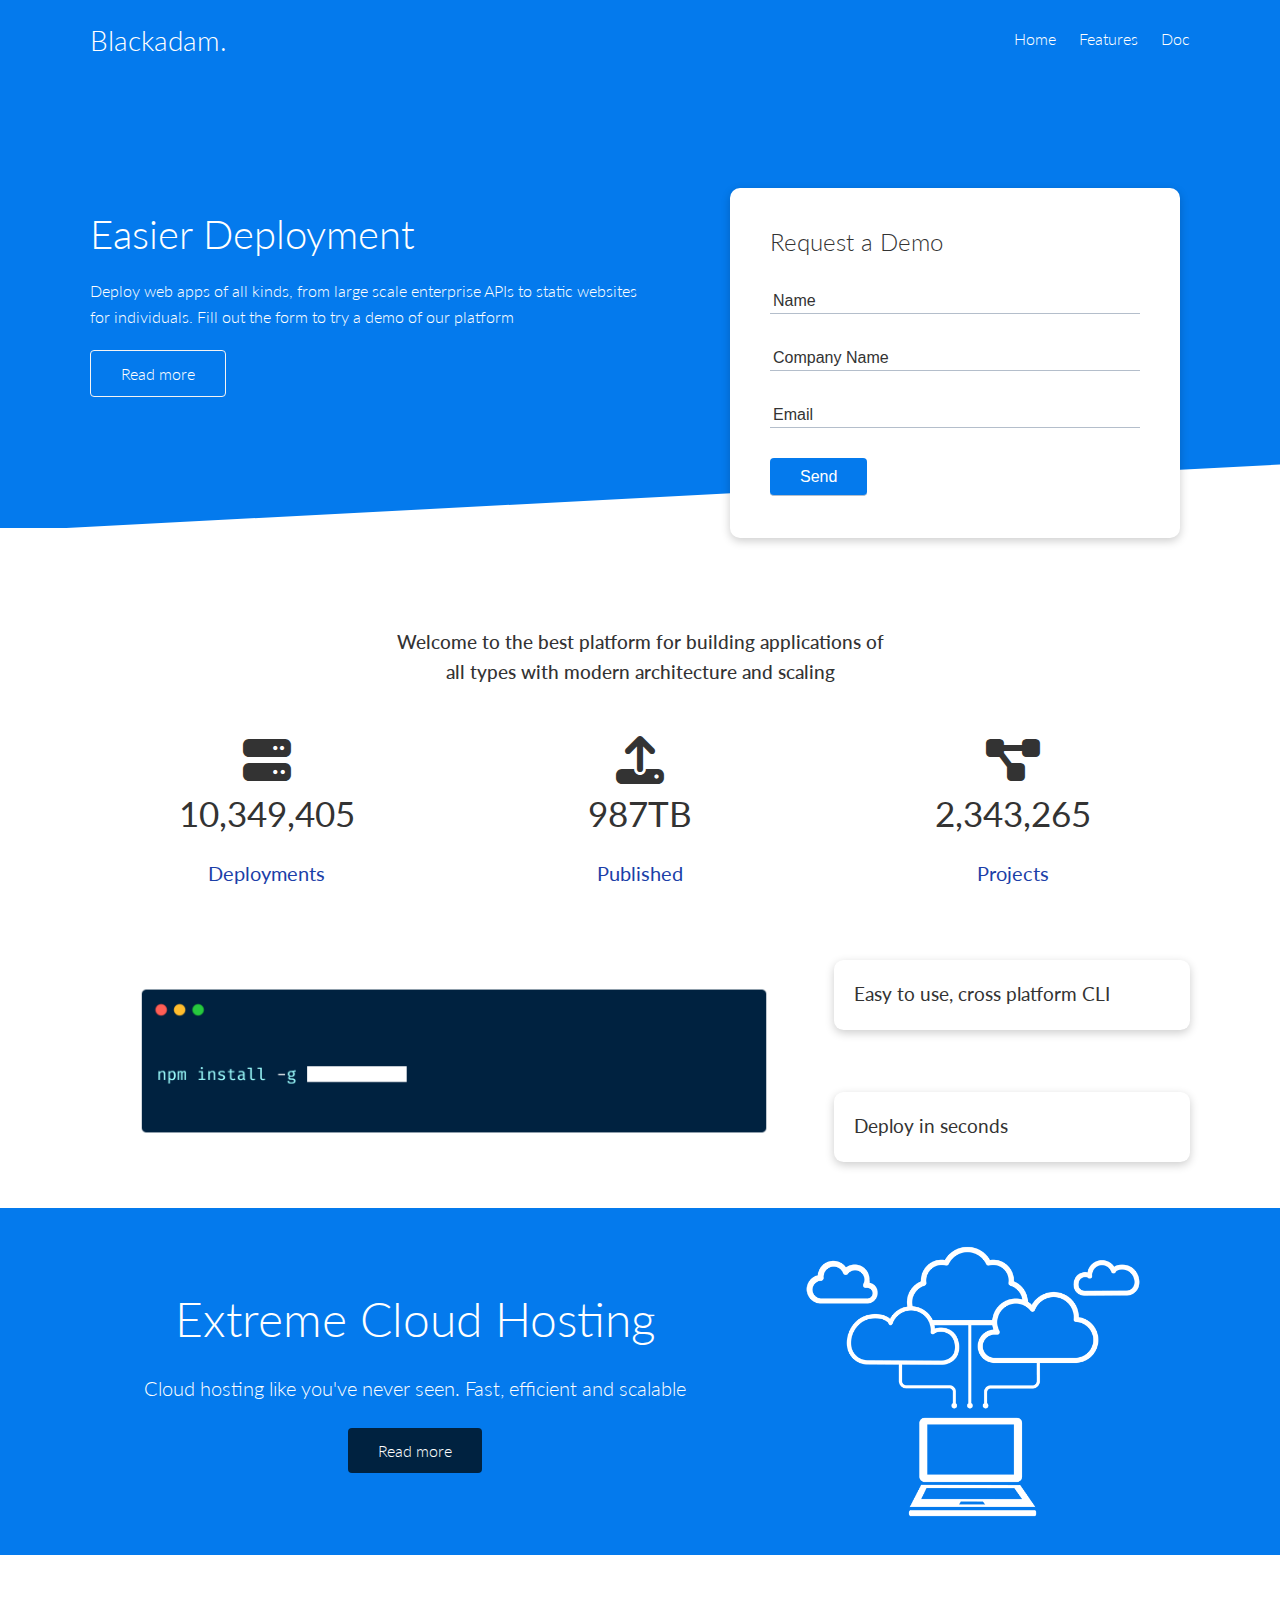
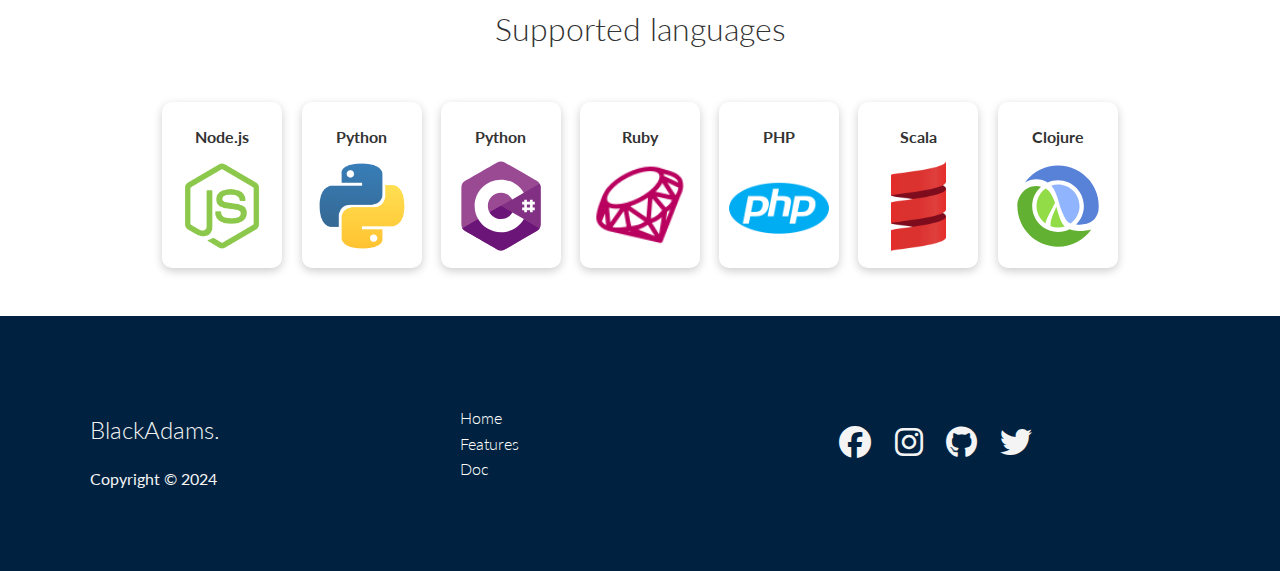
<file: index.html>
<!DOCTYPE html>
<html lang="en">
  <head>
    <meta charset="UTF-8" />
    <meta name="viewport" content="width=device-width, initial-scale=1.0" />
    <title>BlackAdams</title>
    <link
      rel="stylesheet"
      href="https://cdnjs.cloudflare.com/ajax/libs/font-awesome/6.6.0/css/all.min.css"
    />
    <link rel="stylesheet" href="style.css" />
  </head>
  <body>
    <!-- Header Section -->
    <header>
      <div class="container">
        <nav class="nav">
          <h1 class="logo">
            <a href="index.html">Blackadam.</a>
          </h1>
          <ul class="nav__list">
            <li class="nav__item"><a href="index.html" class="nav__link">Home</a></li>
            <li class="nav__item"><a href="features.html" class="nav__link">Features</a></li>
            <li class="nav__item"><a href="doc.html" class="nav__link">Doc</a></li>
          </ul>
        </nav>
      </div>
    </header>
    <main>
      <!-- Hero Section -->
      <section id="hero">
        <div class="container hero__container">
          <article class="hero__item hero__content">
            <h2 class="hero__title">Easier deployment</h2>
            <p class="hero__body">
              Deploy web apps of all kinds, from large scale enterprise APIs to
              static websites for individuals. Fill out the form to try a demo
              of our platform
            </p>
            <a class="btn btn__light">Read more</a>
          </article>
          <article class="hero__item form__card">
            <h2>Request a Demo</h2>
            <form class="form">
              <div class="form__group">
                <input type="text" placeholder="Name" name="name" required />
              </div>
              <div class="form__group">
                <input
                  type="text"
                  placeholder="Company Name"
                  name="name"
                  required
                />
              </div>
              <div class="form__group">
                <input type="email" placeholder="Email" name="email" required />
              </div>
              <div class="form__group">
                <input type="submit" value="Send" class="btn btn__primary" />
              </div>
            </form>
          </article>
        </div>
      </section>
      <!-- Statistics Section -->
      <section class="container statistics">
        <div class="statistics__header">
          <h3>
            Welcome to the best platform for building applications of all types
            with modern architecture and scaling
          </h3>
        </div>
        <div class="stat__info">
          <div class="stat__info-item">
            <i class="fa-solid fa-server fa-3x" aria-hidden="true"></i>
            <h3>10,349,405</h3>
            <p>Deployments</p>
          </div>
          <div class="stat__info-item">
            <i class="fa-solid fa-upload fa-3x" aria-hidden="true"></i>
            <h3>987TB</h3>
            <p>Published</p>
          </div>
          <div class="stat__info-item">
            <i class="fa-solid fa-project-diagram fa-3x" aria-hidden="true"></i>
            <h3>2,343,265</h3>
            <p>Projects</p>
          </div>
        </div>
      </section>
      <!-- Command Line Section -->
      <section class="container cmd">
        <img
          src="./img/cli.png"
          alt="Command line interface"
          class="cmd__img"
        />
        <div class="cmd__card">
          <h3>Easy to use, cross platform CLI</h3>
        </div>
        <div class="cmd__card">
          <h3>Deploy in seconds</h3>
        </div>
      </section>
      <!-- Hosting Section -->
      <section id="hosting">
        <div class="container hosting__wrapper">
          <article>
            <h2 class="hosting__title">Extreme Cloud Hosting</h2>
            <p>
              Cloud hosting like you've never seen. Fast, efficient and scalable
            </p>
            <a href="#" class="btn btn__secondary">Read more</a>
          </article>
          <img src="./img/cloud.png" alt="cloud computing" width="100%" />
        </div>
      </section>
      <!-- Supported Languages-->
      <section id="languages" class="container">
        <h3 class="language__title">Supported languages</h3>
        <div class="language__grid">
          <div class="card">
            <h4>Node.js</h4>
            <img src="./img/nodejs.png" alt="Nodejs Logo" />
          </div>
          <div class="card">
            <h4>Python</h4>
            <img src="./img/python.png" alt="Python Logo" />
          </div>
          <div class="card">
            <h4>Python</h4>
            <!-- <img src="./img/c#.svg" alt="Python Logo" /> -->
            <svg class="csharp" fill="none" height="2400" viewBox="204.925 153.577 757.617 860.543" width="2400" xmlns="http://www.w3.org/2000/svg"><path d="m962.541 407.983c0-14.237-3.034-27.074-9.336-37.811-6.068-10.736-15.171-19.605-27.307-26.607-100.829-58.117-201.891-116.233-302.72-174.35-27.308-15.638-53.449-15.171-80.523.7-40.145 23.574-241.336 138.873-301.086 173.65-24.741 14.237-36.644 36.177-36.644 64.652v351.033c0 14.004 3.034 26.374 8.869 37.111 6.069 10.97 15.405 20.306 27.775 27.541 59.984 34.777 260.941 149.843 301.086 173.65 27.074 15.868 53.448 16.568 80.523.7 100.829-58.35 201.891-116.233 302.72-174.35 12.603-7.235 21.706-16.338 27.774-27.541 5.835-10.737 8.869-23.107 8.869-37.111z" fill="#9a4993"/><path d="m584.667 582.333-371.34 213.794c6.069 10.97 15.405 20.306 27.775 27.542 59.984 34.776 260.941 149.842 301.086 173.649 27.074 15.872 53.449 16.572 80.523.7 100.829-58.35 201.891-116.233 302.72-174.349 12.603-7.236 21.706-16.338 27.774-27.542z" fill="#6a1577"/><path d="m474.735 645.584c21.707 37.811 62.318 63.252 108.765 63.252 46.913 0 87.758-25.674 109.231-63.952l-108.064-62.551z" fill="#6a1577"/><path d="m962.542 407.983c0-14.237-3.035-27.074-9.336-37.811l-368.539 212.161 369.005 213.795c5.835-10.737 8.87-23.107 8.87-37.111z" fill="#813084"/><g fill="#fff"><path d="m692.731 644.884c-21.472 38.044-62.317 63.952-109.231 63.952-46.68 0-87.291-25.441-108.764-63.252-10.503-18.438-16.572-39.444-16.572-62.084 0-69.32 56.016-125.336 125.336-125.336 46.213 0 86.592 25.207 108.298 62.551l109.464-63.018c-43.645-75.154-124.869-125.802-217.995-125.802-139.107 0-251.605 112.732-251.605 251.605 0 45.513 12.136 88.459 33.376 125.336 43.412 75.388 125.102 126.269 218.462 126.269 93.594 0 175.284-51.114 218.696-126.969zm138.406-120.901h-24.974v120.668h24.974zm55.316 0h-24.974v120.668h24.974z"/><path d="m906.759 544.289h-120.668v24.974h120.668zm0 55.082h-120.668v24.974h120.668z"/></g></svg>
          </div>
          <div class="card">
            <h4>Ruby</h4>
            <img src="./img/ruby.png" alt="Ruby Logo" />
          </div>
          <div class="card">
            <h4>PHP</h4>
            <img src="./img/php.png" alt="PHP Logo" />
          </div>
          <div class="card">
            <h4>Scala</h4>
            <img src="./img/scala-spiral.png" alt="scala-spiral Logo" />
          </div>
          <div class="card">
            <h4>Clojure</h4>
            <img src="./img/clojure.svg" alt="clojure Logo" />
          </div>
        </div>
      </section>
    </main>
    <footer>
      <div class="container footer__grid">
        <div class="footer__grid-item footer__header">
          <h2>BlackAdams.</h2>
          <p>Copyright &copy; 2024</p>
        </div>
        <div class="footer__grid-item">
          <ul>
            <li><a href="#" class="footer__link">Home</a></li>
            <li><a href="#" class="footer__link">Features</a></li>
            <li><a href="#" class="footer__link">Doc</a></li>
          </ul>
        </div>
        <div class="footer__grid-item footer__socials">
          <a href="#"><i class="fab fa-facebook fa-2x"></i></a>
          <a href="#"><i class="fab fa-instagram fa-2x"></i></a>
          <a href="#"><i class="fab fa-github fa-2x"></i></a>
          <a href="#"><i class="fab fa-twitter fa-2x"></i></a>
        </div>
      </div>
    </footer>
  </body>
</html>
</file>
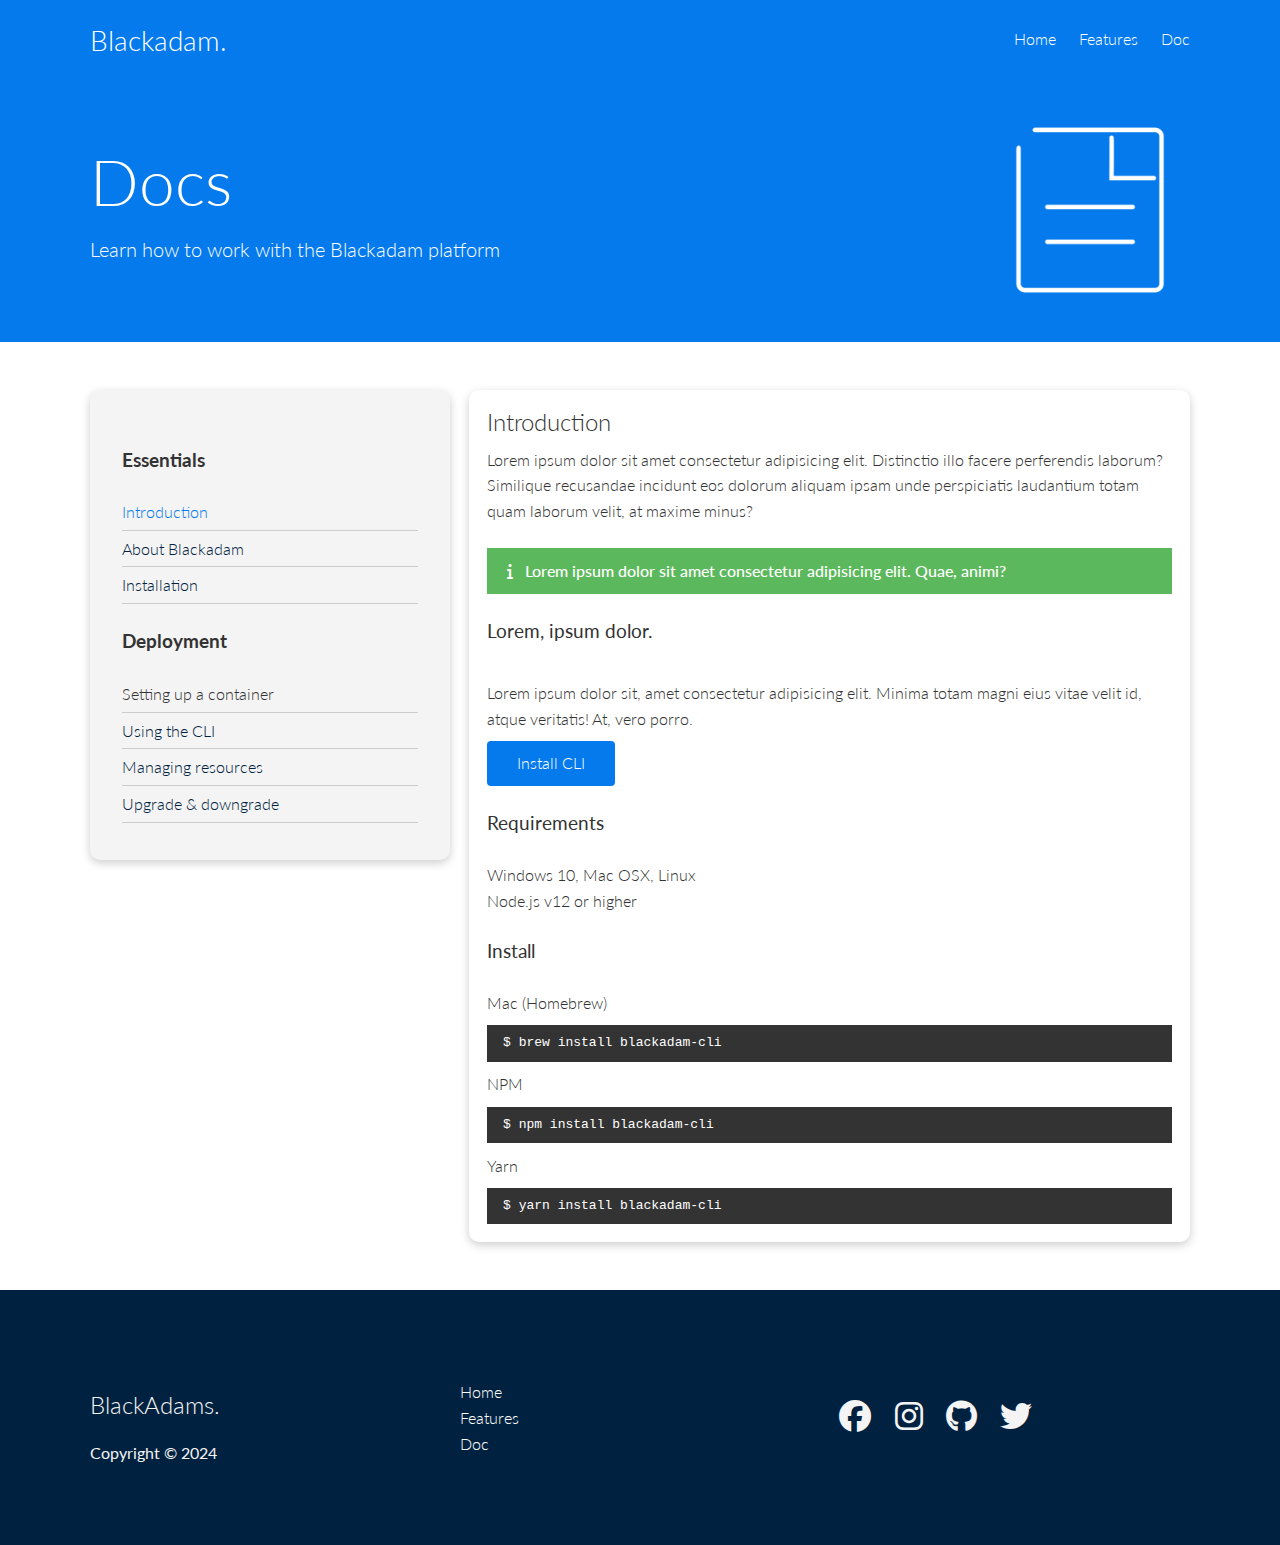
<file: doc.html>
<!DOCTYPE html>
<html lang="en">
  <head>
    <meta charset="UTF-8" />
    <meta name="viewport" content="width=device-width, initial-scale=1.0" />
    <title>BlackAdams</title>
    <link
      rel="stylesheet"
      href="https://cdnjs.cloudflare.com/ajax/libs/font-awesome/6.6.0/css/all.min.css"
    />
    <link rel="stylesheet" href="style.css" />
  </head>
  <body>
    <!-- Header Section -->
    <header>
      <div class="container">
        <nav class="nav">
          <h1 class="logo">
            <a href="index.html">Blackadam.</a>
          </h1>
          <ul class="nav__list">
            <li class="nav__item">
              <a href="index.html" class="nav__link">Home</a>
            </li>
            <li class="nav__item">
              <a href="features.html" class="nav__link">Features</a>
            </li>
            <li class="nav__item">
              <a href="doc.html" class="nav__link">Doc</a>
            </li>
          </ul>
        </nav>
      </div>
    </header>
    <main>
      <!-- Hero Section -->
      <section id="doc-hero">
        <div class="container doc__container">
          <div class="hero__content-feature">
            <h1 class="heading-1">Docs</h1>
            <p class="text-body">
              Learn how to work with the Blackadam platform
            </p>
          </div>
          <img src="img/docs.png" alt="server" class="doc__hero-img" />
        </div>
      </section>

      <!-- Docs -->
      <section id="doc" class="container">
        <div class="doc__item card">
          <div class="doc__item-list">
            <h3 class="my-1">Essentials</h3>
            <ul class="doc__list">
              <li class="doc__list-item">
                <a href="#" class="list__link text-dark text-primary"
                  >Introduction</a
                >
              </li>
              <li class="doc__list-item">
                <a href="#" class="list__link text-dark">About Blackadam</a>
              </li>
              <li class="doc__list-item">
                <a href="#" class="list__link text-dark">Installation</a>
              </li>
            </ul>
          </div>
          <div class="doc__item-list">
            <h3 class="my-1">Deployment</h3>
            <ul class="doc__list">
              <li class="doc__list-item">
                <a href="#" class="nav__link text-dark"
                  >Setting up a container</a
                >
              </li>
              <li class="doc__list-item">
                <a href="#" class="list__link text-dark">Using the CLI</a>
              </li>
              <li class="doc__list-item">
                <a href="#" class="list__link text-dark">Managing resources</a>
              </li>
              <li class="doc__list-item">
                <a href="#" class="list__link text-dark">Upgrade & downgrade</a>
              </li>
            </ul>
          </div>
        </div>
        <div class="doc__item card">
          <h2>Introduction</h2>
          <p class="text-body-light">
            Lorem ipsum dolor sit amet consectetur adipisicing elit. Distinctio
            illo facere perferendis laborum? Similique recusandae incidunt eos
            dolorum aliquam ipsam unde perspiciatis laudantium totam quam
            laborum velit, at maxime minus?
          </p>
          <div class="alert success">
            <i class="fas fa-info"></i>
            Lorem ipsum dolor sit amet consectetur adipisicing elit. Quae,
            animi?
          </div>
          <h3 class="heading-3 my-1">Lorem, ipsum dolor.</h3>
          <p class="text-body-light">
            Lorem ipsum dolor sit, amet consectetur adipisicing elit. Minima
            totam magni eius vitae velit id, atque veritatis! At, vero porro.
          </p>
          <a href="#" class="btn btn__primary">Install CLI</a>
          <h3 class="heading-3 my-1">Requirements</h3>
          <ul>
            <li class="fw-300">Windows 10, Mac OSX, Linux</li>
            <li class="fw-300">Node.js v12 or higher</li>
          </ul>
          <h3 class="heading-3 my-1">Install</h3>
          <div class="my-2">
            <p class="my-2 fw-300">Mac (Homebrew)</p>
            <pre><code>$ brew install blackadam-cli</code></pre>
          </div>
          <div class="my-2">
            <p class="my-2 fw-300">NPM</p>
            <pre><code>$ npm install blackadam-cli</code></pre>
          </div>
          <div>
            <p class="my-2 fw-300">Yarn</p>
            <pre><code>$ yarn install blackadam-cli</code></pre>
          </div>
        </div>
      </section>
    </main>
    <footer>
      <div class="container footer__grid">
        <div class="footer__grid-item footer__header">
          <h2>BlackAdams.</h2>
          <p>Copyright &copy; 2024</p>
        </div>
        <div class="footer__grid-item">
          <ul>
            <li><a href="#" class="footer__link">Home</a></li>
            <li><a href="#" class="footer__link">Features</a></li>
            <li><a href="#" class="footer__link">Doc</a></li>
          </ul>
        </div>
        <div class="footer__grid-item footer__socials">
          <a href="#"><i class="fab fa-facebook fa-2x"></i></a>
          <a href="#"><i class="fab fa-instagram fa-2x"></i></a>
          <a href="#"><i class="fab fa-github fa-2x"></i></a>
          <a href="#"><i class="fab fa-twitter fa-2x"></i></a>
        </div>
      </div>
    </footer>
  </body>
</html>
</file>
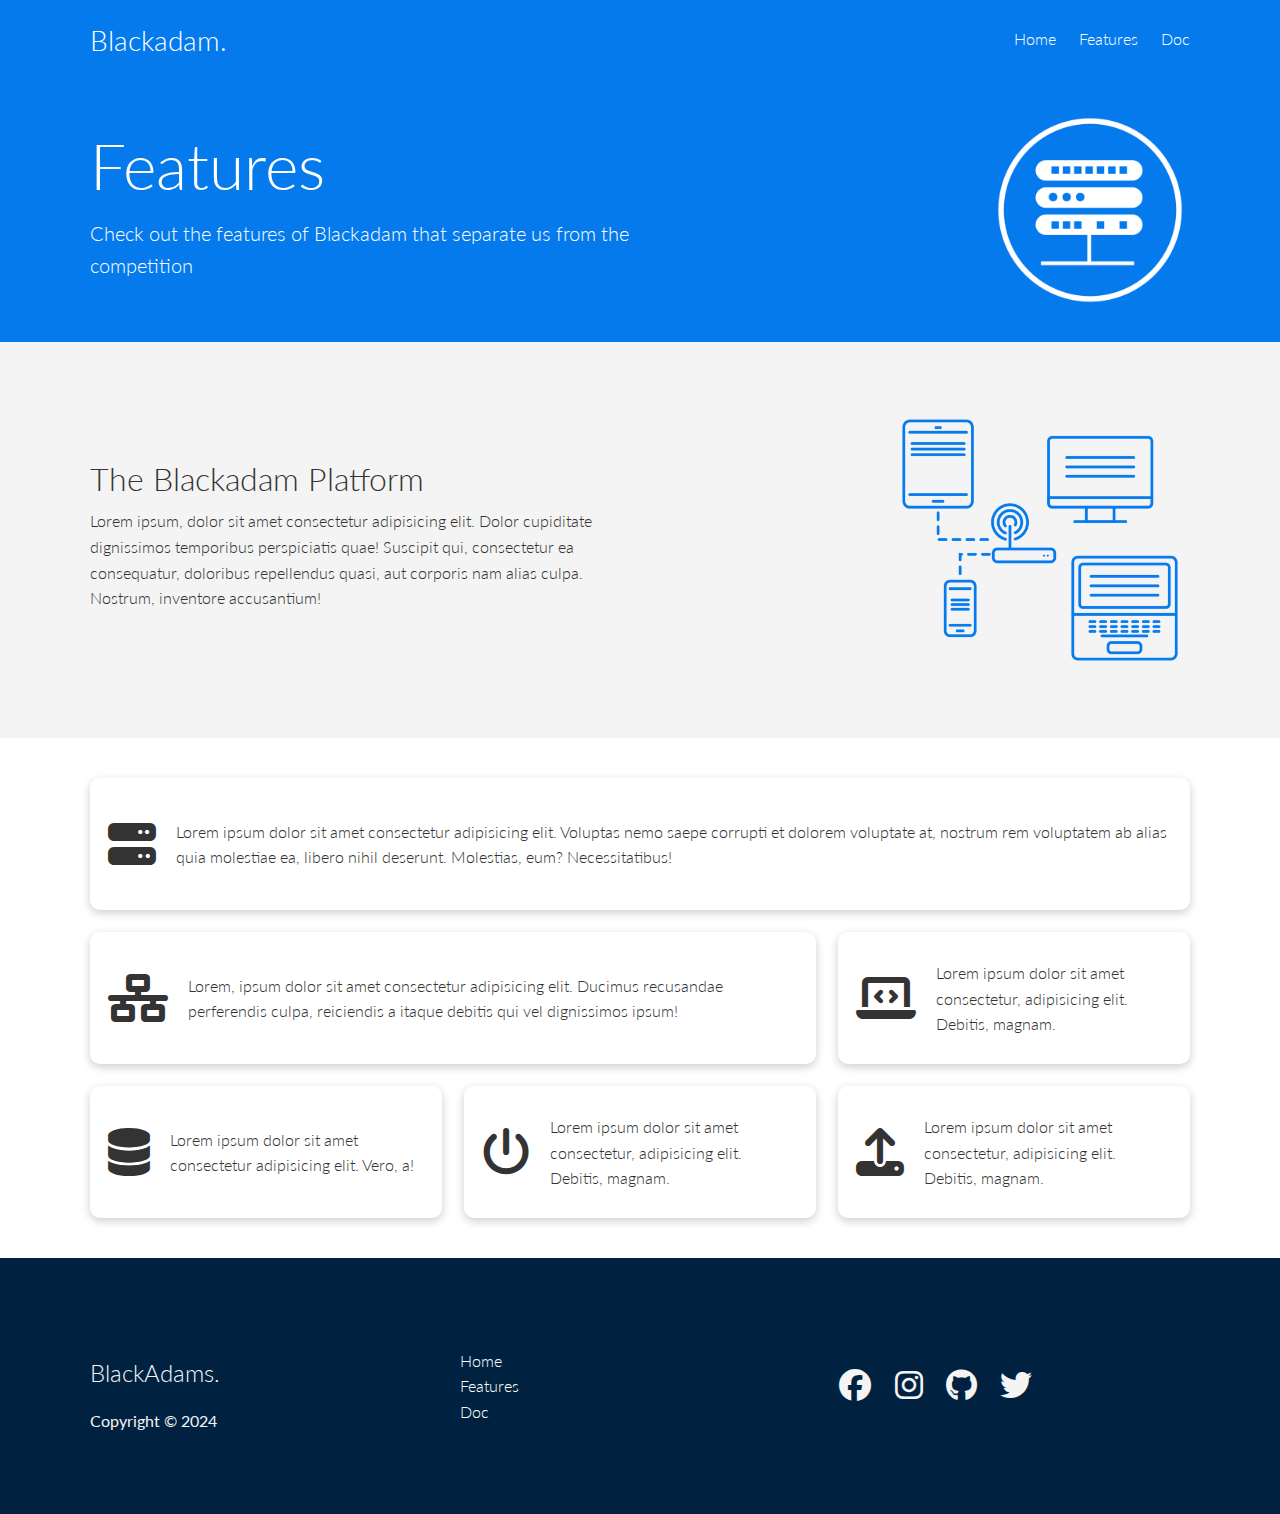
<file: features.html>
<!DOCTYPE html>
<html lang="en">
  <head>
    <meta charset="UTF-8" />
    <meta name="viewport" content="width=device-width, initial-scale=1.0" />
    <title>BlackAdams</title>
    <link
      rel="stylesheet"
      href="https://cdnjs.cloudflare.com/ajax/libs/font-awesome/6.6.0/css/all.min.css"
    />
    <link rel="stylesheet" href="style.css" />
  </head>
  <body>
    <!-- Header Section -->
    <header>
      <div class="container">
        <nav class="nav">
          <h1 class="logo">
            <a href="index.html">Blackadam.</a>
          </h1>
          <ul class="nav__list">
            <li class="nav__item">
              <a href="index.html" class="nav__link">Home</a>
            </li>
            <li class="nav__item">
              <a href="features.html" class="nav__link">Features</a>
            </li>
            <li class="nav__item">
              <a href="doc.html" class="nav__link">Doc</a>
            </li>
          </ul>
        </nav>
      </div>
    </header>
    <main>
      <!-- Hero Section -->
      <section id="feat-hero">
        <div class="container feat__container">
          <div class="hero__content-feature">
            <h1 class="heading-1">Features</h1>
            <p class="text-body">
              Check out the features of Blackadam that separate us from the
              competition
            </p>
          </div>
          <img src="img/server.png" alt="server" class="feat__hero-img" />
        </div>
      </section>
      <!-- Server platform -->
      <section id="server">
        <div class="container feat__container">
          <article>
            <h2 class="heading-2">The Blackadam Platform</h2>
            <p class="text-body-light">
              Lorem ipsum, dolor sit amet consectetur adipisicing elit. Dolor
              cupiditate dignissimos temporibus perspiciatis quae! Suscipit qui,
              consectetur ea consequatur, doloribus repellendus quasi, aut
              corporis nam alias culpa. Nostrum, inventore accusantium!
            </p>
          </article>
          <img src="img/server2.png" alt="server svg" class="server__img" />
        </div>
      </section>
      <!-- Feature Grid -->
      <section id="feat-grid">
          <div class="container feat__grid">
            <article class="feature__item card">
              <i class="fas fa-server fa-3x"></i>
              <p class="text-body-light">
                Lorem ipsum dolor sit amet consectetur adipisicing elit. Voluptas
                nemo saepe corrupti et dolorem voluptate at, nostrum rem voluptatem
                ab alias quia molestiae ea, libero nihil deserunt. Molestias, eum?
                Necessitatibus!
              </p>
            </article>
            <article class="feature__item card">
              <i class="fas fa-network-wired fa-3x"></i>
              <p class="text-body-light">
                Lorem, ipsum dolor sit amet consectetur adipisicing elit. Ducimus
                recusandae perferendis culpa, reiciendis a itaque debitis qui vel
                dignissimos ipsum!
              </p>
            </article>
            <article class="feature__item card">
              <i class="fas fa-laptop-code fa-3x"></i>
              <p class="text-body-light">
                Lorem ipsum dolor sit amet consectetur, adipisicing elit. Debitis,
                magnam.
              </p>
            </article>
            <article class="feature__item card">
              <i class="fas fa-database fa-3x"></i>
              <p class="text-body-light">
                Lorem ipsum dolor sit amet consectetur adipisicing elit. Vero, a!
              </p>
            </article>
            <article class="feature__item card">
              <i class="fas fa-power-off fa-3x"></i>
              <p class="text-body-light">
                Lorem ipsum dolor sit amet consectetur, adipisicing elit. Debitis,
                magnam.
              </p>
            </article>
            <article class="feature__item card">
              <i class="fas fa-upload fa-3x"></i>
              <p class="text-body-light">
                Lorem ipsum dolor sit amet consectetur, adipisicing elit. Debitis,
                magnam.
              </p>
            </article>
          </div>
      </section>
    </main>
    <footer>
      <div class="container footer__grid">
        <div class="footer__grid-item footer__header">
          <h2>BlackAdams.</h2>
          <p>Copyright &copy; 2024</p>
        </div>
        <div class="footer__grid-item">
          <ul>
            <li><a href="#" class="footer__link">Home</a></li>
            <li><a href="#" class="footer__link">Features</a></li>
            <li><a href="#" class="footer__link">Doc</a></li>
          </ul>
        </div>
        <div class="footer__grid-item footer__socials">
          <a href="#"><i class="fab fa-facebook fa-2x"></i></a>
          <a href="#"><i class="fab fa-instagram fa-2x"></i></a>
          <a href="#"><i class="fab fa-github fa-2x"></i></a>
          <a href="#"><i class="fab fa-twitter fa-2x"></i></a>
        </div>
      </div>
    </footer>
  </body>
</html>
</file>
<file: style.css>
@import url("https://fonts.googleapis.com/css2?family=Lato:wght@100;300;400;500;700&display=swap");

:root {
  --primary-color: #047aed;
  --secondary-color: #1c3fa8;
  --dark-color: #002240;
  --light-color: #f4f4f4;
  --white-color: #fff;
  --grey-200: #ccc;
  --black-color: #333;
  --grey-color: #b4becb;
  --success-color: #5cb85c;
  --error-color: #d9534f;
}

* {
  padding: 0;
  margin: 0;
  box-sizing: border-box;
}

body {
  min-height: 100vh;
  display: flex;
  flex-direction: column;
  font-family: "Lato", sans-serif;
  line-height: 1.6;
  font-size: 1rem;
  color: var(--white-color);
}

a {
  text-decoration: none;
}

ul,
li {
  list-style: none;
  padding: 0;
  margin: 0;
}

h1,
h2 {
  line-height: 1.2;
  font-weight: 300;
}

.container {
  max-width: 1100px;
  margin: 0 auto;
}

.btn {
  padding: 0.6em 1.875em;
  background-color: transparent;
  border: none;
  border-radius: 0.25em;
  width: fit-content;
  display: inline-block;
  font-size: 1rem;
  color: var(--white-color);
  font-weight: 300;
  cursor: pointer;
}

.btn__light {
  border: 1px solid var(--light-color);
}

.btn__primary {
  background-color: var(--primary-color);
}

.btn__secondary {
  background-color: var(--dark-color);
}

.heading-1 {
  font-size: 4rem;
}

.heading-2 {
  font-size: 2rem;
}

.heading-3 {
  font-size: 1.17rem;
  font-weight: 400;
}
.text-body {
  font-size: 1.25rem;
  padding: 0.6em 0;
  font-weight: 300;
}

.text-body-light {
  padding: 0.6em 0;
  font-weight: 300;
}

.card {
  background-color: var(--white-color);
  color: var(--black-color);
  border-radius: 10px;
  box-shadow: 0 3px 10px rgba(0, 0, 0, 0.2);
  padding: 18px;
}

header {
  background: var(--primary-color);
  padding: 20px 0;
}

.nav {
  display: flex;
  justify-content: space-between;
  align-items: center;
  font-weight: 300;
}

.logo {
  font-weight: 300;
}

.logo a {
  color: var(--white-color);
  font-size: 1.77rem;
}

.nav__list {
  display: flex;
  justify-content: space-between;
  gap: 1.45em;
}

.nav__link {
  font-size: 1rem;
  color: var(--white-color);
  position: relative;
}

.nav__link::after {
  content: "";
  position: absolute;
  width: 0;
  height: 2px; /*Border Height*/
  bottom: -10px; /*Spacing from the link text*/
  background-color: var(--light-color);
  left: 50%;
  transition: width 0.3s ease;
}

.nav__link:hover::after {
  width: 55px;
  left: calc(50% - 23.5px);
}

main {
  flex-grow: 1;
}

#hero {
  height: 450px;
  background-color: var(--primary-color);
  position: relative;
}

#hero::after {
  content: "";
  position: absolute;
  height: 100px;
  bottom: -70px;
  right: 0;
  left: 0;
  background: var(--white-color);
  transform: skewY(-3deg);
}

.hero__container {
  display: grid;
  grid-template-columns: 50% auto;
  gap: 1.875em;
  align-items: center;
  justify-content: space-between;
  height: 100%;
}

.hero__content {
  display: flex;
  flex-direction: column;
  justify-content: space-between;
  gap: 1.3em;
  position: relative;
}

.hero__title {
  font-size: 2.5rem;
  text-transform: capitalize;
}

.hero__body {
  font-weight: 300;
}

/* Form Card */
.form__card {
  position: relative;
  background-color: var(--white-color);
  color: var(--black-color);
  border-radius: 10px;
  box-shadow: 0 3px 10px rgba(0, 0, 0, 0.2);
  padding: 40px;
  margin: 10px;
  width: 450px;
  height: 350px;
  top: 60px;
  z-index: 100;
  justify-self: flex-end;
  overflow: visible;
}

.form__group {
  margin: 1.875em 0;

  & input {
    width: 100%;
    outline: none;
    border: none;
    font-size: 1rem;
    border: 0;
    border-bottom: 1px solid var(--grey-color);
    padding: 0.1875em;
  }

  & input::placeholder {
    color: var(--black-color);
  }

  & input[type="submit"] {
    padding: 0.6em 1.875em;
    width: fit-content;
  }
}

/* Statistics Section */
.statistics {
  padding-top: 100px;
  color: var(--black-color);
}
.statistics__header {
  text-align: center;
  max-width: 500px;
  margin: auto;

  & h3 {
    font-size: 1.17rem;
    font-weight: 500;
  }
}

.stat__info {
  display: grid;
  grid-template-columns: repeat(3, 1fr);
  gap: 1.2em;
  text-align: center;
  margin: 3em 0;

  & h3 {
    font-size: 2.1875rem;
    font-weight: 400;
  }

  & p {
    color: var(--secondary-color);
    margin-top: 0.8em;
    font-size: 1.25rem;
  }
}

.cmd {
  display: grid;
  grid-template-columns: repeat(3, 1fr);
  grid-template-rows: repeat(2, 1fr);
  gap: 1em;
  justify-content: center;
  align-items: center;

  & .cmd__img {
    width: 100%;
    grid-column: 1 / span 2;
    grid-row: 1 / span 2;
  }

  & .cmd__card {
    background-color: var(--white-color);
    color: var(--black-color);
    border-radius: 0.6em;
    box-shadow: 0 3px 10px rgba(0, 0, 0, 0.2);
    padding: 1.25em;

    & h3 {
      font-weight: 400;
    }
  }
}

/* Hosting */
#hosting {
  margin: 1.5em 0;
  padding: 1.5em 0;
  background-color: var(--primary-color);

  & .hosting__wrapper {
    display: grid;
    grid-template-columns: 3fr 2fr;
    gap: 1em;
    justify-content: center;
    align-items: center;

    & article {
      text-align: center;

      & h2 {
        font-size: 3rem;
      }

      & p {
        margin: 1.2em 0;
        font-size: 1.25rem;
        font-weight: 300;
      }
    }
  }
}

/* Supported Languages */
#languages {
  margin-bottom: 3em;
}

.language__title {
  color: var(--black-color);
  text-align: center;
  margin: 1.5em 0;
  font-size: 2rem;
  font-weight: 300;
}

.language__grid {
  display: grid;
  grid-template-columns: repeat(7, auto);
  justify-content: center;
  align-items: center;
  gap: 1.2em;

  & .card {
    text-align: center;
    background-color: var(--white-color);
    color: var(--black-color);
    border-radius: 10px;
    box-shadow: 0 3px 10px rgba(0, 0, 0, 0.2);
    padding: 10px;

    & img,
    svg {
      width: 100px;
      height: 90px;
      max-width: 100%;
      object-fit: contain;
      aspect-ratio: 16 / 9;
    }

    & h4 {
      margin: 12px 0;
    }
  }
}

footer {
  background-color: var(--dark-color);
  padding: 5em 0;
  color: var(--light-color);

  & .footer__grid {
    display: grid;
    grid-template-columns: repeat(3, 1fr);
    align-items: center;
    justify-content: center;
    gap: 0.6em;
  }

  & .footer__header {
    h2 {
      margin: 0.85em 0;
    }
  }

  & .footer__link {
    color: var(--white-color);
    font-weight: 300;
  }

  & .footer__socials a {
    margin: 0 0.6em;
    color: var(--light-color);
  }
}

/* Features HTML & Docs HTML */
#feat-hero,
#doc-hero {
  padding: 2em 0;
  background-color: var(--primary-color);
}

.feat__container,
.doc__container {
  display: grid;
  grid-template-columns: repeat(2, 1fr);
  justify-content: space-between;
  align-items: center;
  gap: 1.25em;
  height: 100%;
}

.feat__hero-img,
.doc__hero-img {
  width: 200px;
  justify-self: flex-end;
}

#server {
  background-color: var(--light-color);
  color: var(--black-color);
  padding: 3em 0;
}

.server__img {
  width: 300px;
  justify-self: end;
}

#feat-grid {
  background: var(--white-color);

  padding: 1em 0;
}
.feat__grid {
  margin: 1.5em auto;
  display: grid;
  grid-template-columns: repeat(3, 1fr);
  grid-template-rows: repeat(3, 1fr);
  gap: 1.38em;
}

.feature__item {
  height: 100%;
  display: flex;
  justify-content: space-evenly;
  align-items: center;
  gap: 1.25em;

  & p {
    margin: 0;
  }
}

.feature__item:nth-child(1) {
  grid-column: 1 / span 3;
}

.feature__item:nth-child(2) {
  grid-column: span 2;
}

/* ======== Features Media Queries ========= */
@media (max-width: 768px) {
  .feat__container {
    grid-template-columns: 1fr;
    margin-top: 1.22em;
    text-align: center;
  }

  .feat__grid {
    grid-template-columns: 1fr;
  }

  .feature__item:nth-child(1) {
    grid-column: 1;
  }

  .feature__item:nth-child(2) {
    grid-column: 1;
  }

  .feat__hero-img,
  .server__img {
    justify-self: center;
  }
}

/* Doc */
.my-1 {
  margin: 1.25em 0;
}

.my-2 {
  margin: 0.6em 0;
}

.fw-300 {
  font-weight: 300;
}

.text-dark {
  color: var(--black-color);
  font-weight: 300;
  font-size: 1.025rem;
}

.list__link {
  font-size: 1rem;
  color: var(--dark-color);
}

.text-primary {
  color: var(--primary-color);
}

code,
pre {
  background: var(--black-color);
  color: var(--white-color);
  padding: 0.6em;
  font-size: 0.8125rem;
}

.alert {
  background-color: var(--light-color);
  padding: 10px 20px;
  font-weight: 500;
  margin: 15px 0;
  display: flex;
  align-items: center;
  justify-content: flex-start;
  gap: 0.75em;
}

.success {
  background-color: var(--success-color);
  color: var(--white-color);
}

#doc {
  margin: 3em auto;
  display: grid;
  grid-template-columns: 1fr 2fr;
  gap: 1.2em;
  align-items: flex-start;
}

.doc__item:nth-child(1) {
  padding: 2em;
}

.doc__item:nth-child(1) {
  background: var(--light-color);
}

.doc__list-item {
  border-bottom: 1px solid var(--grey-200);
  margin: 0 0 5px;
  padding: 0 0 5px;
}

.doc__list-item a:hover {
  font-weight: bold;
}

/* ======== Doc Media Queries ========= */
@media (max-width: 768px) {
  .doc__container {
    grid-template-columns: 1fr;
    margin-top: 1.22em;
    text-align: center;
  }

  #doc {
    grid-template-columns: 1fr;
  }

  .doc__hero-img {
    justify-self: center;
  }
}

/* ========== Media Queries Home =======*/

@media (max-width: 768px) {
  .container {
    padding: 0 1.5em;
  }

  .btn__light {
    margin: 0 auto;
  }

  header {
    padding-bottom: 0;
  }

  .nav {
    flex-direction: column;
    text-align: center;

    & .nav__list {
      background-color: rgba(0, 0, 0, 0.2);
      padding: 0.6em;
    }
  }

  .logo {
    margin-bottom: 1em;
  }

  #hero {
    height: auto;
  }

  .hero__container {
    display: grid;
    grid-template-columns: 1fr;
    grid-template-rows: 1fr;
  }

  .hero__content {
    margin: 3em auto 0;
    flex-direction: column;
    justify-content: center;
    text-align: center;
  }

  .form__card {
    width: fit-content;
    justify-self: center;
  }

  .form__group:last-child {
    text-align: left;
  }

  .statistics {
    padding-top: 5em;
  }

  .stat__info {
    grid-template-columns: 1fr;
  }

  .cmd {
    display: grid;
    grid-template-columns: 1fr;
    grid-template-rows: 1fr;

    & .cmd__img {
      width: 100%;
      grid-column: 1;
      grid-row: 1;
    }
  }

  #hosting {
    & .hosting__wrapper {
      grid-template-columns: 1fr;
    }

    & .hosting__title {
      max-width: 300px;
      margin: auto;
    }
  }

  #languages {
    & .language__grid {
      grid-template-columns: repeat(2, 1fr);
    }
  }

  footer {
    & .footer__grid {
      grid-template-columns: 1fr;
    }
  }
}

@media (min-width: 769px) and (max-width: 1023px) {
  .container {
    max-width: 1000px;
    padding: 0 2em;
    margin: 0 auto;
  }

  .hero__container {
    grid-template-columns: 1fr auto;
    grid-template-rows: 1fr;
  }

  .hero__content {
    margin: 3em auto;
    flex-direction: column;
    justify-content: center;
  }

  .hero__body {
    margin: auto;
  }

  .form__card {
    width: fit-content;
    justify-self: center;
  }

  .statistics__header {
    padding-top: 5.5em;
  }

  #languages {
    & .language__grid {
      grid-template-columns: repeat(auto-fit, minmax(300px, 1fr));
    }
  }
}
</file>
